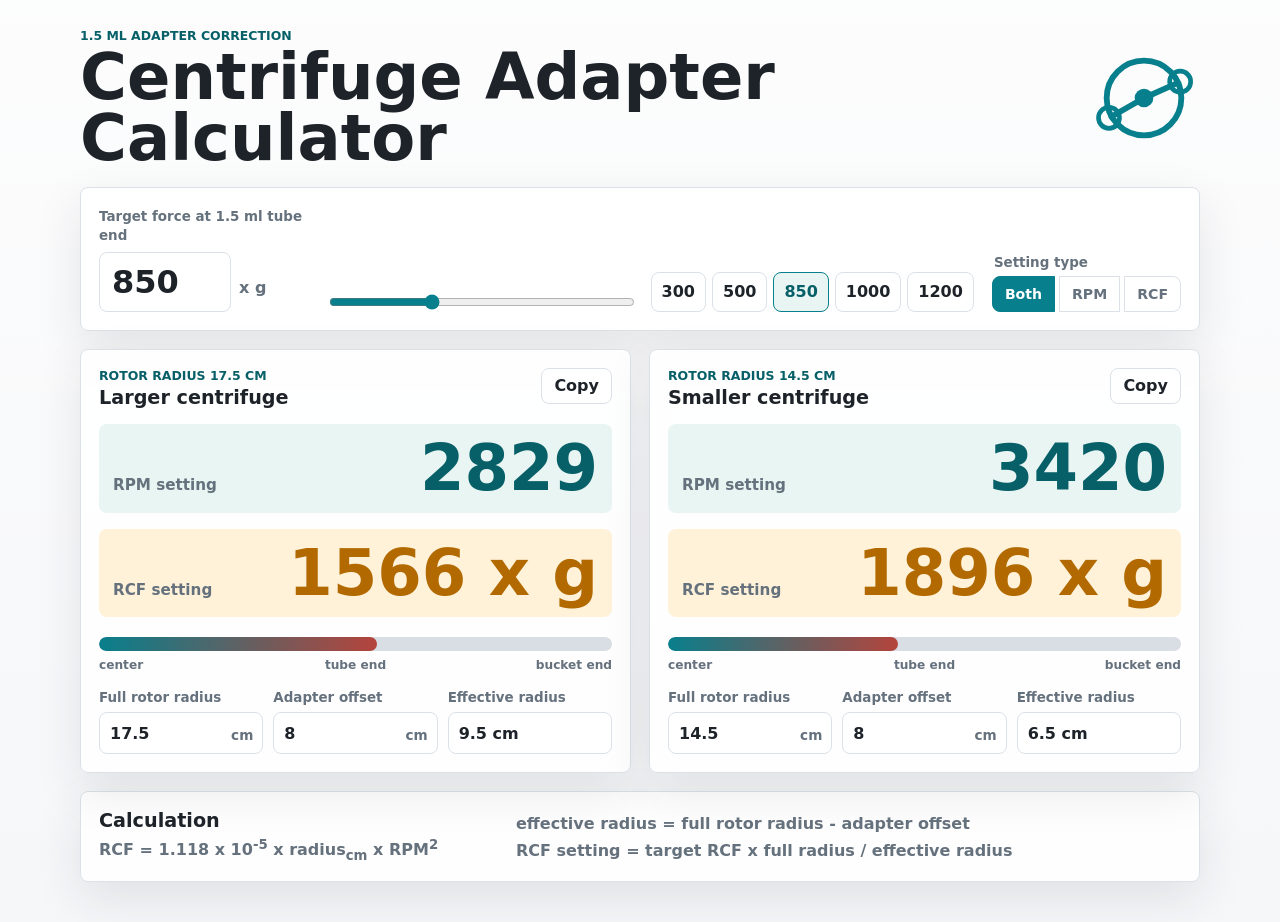
<file: index.html>
<!doctype html>
<html lang="en">
  <head>
    <meta charset="utf-8" />
    <meta name="viewport" content="width=device-width, initial-scale=1" />
    <meta name="theme-color" content="#f6f7f9" />
    <meta name="apple-mobile-web-app-capable" content="yes" />
    <meta name="apple-mobile-web-app-title" content="Centrifuge Calc" />
    <meta name="apple-mobile-web-app-status-bar-style" content="default" />
    <meta http-equiv="refresh" content="0; url=centrifuge-calculator/" />
    <title>Biotools</title>
    <link rel="canonical" href="centrifuge-calculator/" />
    <link rel="manifest" href="centrifuge-calculator/manifest.webmanifest" />
    <link rel="apple-touch-icon" href="centrifuge-calculator/apple-touch-icon.png" />
    <style>
      body {
        margin: 0;
        min-height: 100vh;
        display: grid;
        place-items: center;
        font-family: -apple-system, BlinkMacSystemFont, "Segoe UI", sans-serif;
        color: #1d2329;
        background: #f6f7f9;
      }

      a {
        color: #087f8c;
        font-weight: 800;
      }
    </style>
  </head>
  <body>
    <a href="centrifuge-calculator/">Open centrifuge calculator</a>
  </body>
</html>
</file>
<file: centrifuge-calculator/styles.css>
:root {
  color-scheme: light;
  --bg: #f6f7f9;
  --panel: #ffffff;
  --ink: #1d2329;
  --muted: #65717d;
  --line: #dbe1e7;
  --teal: #087f8c;
  --teal-dark: #075f68;
  --amber: #b26a00;
  --red: #b4443c;
  --green-soft: #e8f5f2;
  --amber-soft: #fff2d9;
  --shadow: 0 18px 48px rgba(35, 44, 53, 0.1);
  font-family:
    Inter, ui-sans-serif, system-ui, -apple-system, BlinkMacSystemFont, "Segoe UI",
    sans-serif;
}

* {
  box-sizing: border-box;
}

body {
  margin: 0;
  min-height: 100vh;
  background:
    linear-gradient(180deg, rgba(255, 255, 255, 0.7), rgba(246, 247, 249, 0)),
    var(--bg);
  color: var(--ink);
}

button,
input {
  font: inherit;
}

.app {
  width: min(1120px, calc(100% - 32px));
  margin: 0 auto;
  padding: 28px 0 40px;
}

.topbar {
  display: flex;
  align-items: center;
  justify-content: space-between;
  gap: 20px;
  margin-bottom: 18px;
}

.eyebrow {
  margin: 0 0 4px;
  color: var(--teal-dark);
  font-size: 0.78rem;
  font-weight: 800;
  letter-spacing: 0;
  text-transform: uppercase;
}

h1,
h2,
p {
  margin-top: 0;
}

h1 {
  margin-bottom: 0;
  font-size: clamp(2rem, 5vw, 4.7rem);
  line-height: 0.95;
  letter-spacing: 0;
}

h2 {
  margin-bottom: 0;
  font-size: 1.2rem;
  line-height: 1.1;
}

.rotor-mark {
  flex: 0 0 auto;
  width: clamp(70px, 12vw, 112px);
  color: var(--teal);
}

.control-panel,
.centrifuge-card,
.math-panel {
  border: 1px solid var(--line);
  border-radius: 8px;
  background: rgba(255, 255, 255, 0.92);
  box-shadow: var(--shadow);
}

.control-panel {
  display: grid;
  grid-template-columns: minmax(210px, 0.9fr) minmax(260px, 1.6fr) auto auto;
  align-items: end;
  gap: 18px;
  padding: 18px;
  margin-bottom: 18px;
}

.target-readout label,
.mode-toggle legend,
.config-grid span {
  color: var(--muted);
  font-size: 0.84rem;
  font-weight: 700;
}

.target-entry {
  display: flex;
  align-items: baseline;
  gap: 8px;
  margin-top: 8px;
}

.target-input {
  width: 132px;
  border: 1px solid var(--line);
  border-radius: 8px;
  padding: 10px 12px;
  background: #fff;
  color: var(--ink);
  font-size: 2rem;
  font-weight: 850;
  line-height: 1;
}

.target-entry span {
  color: var(--muted);
  font-weight: 800;
}

.force-slider {
  width: 100%;
  min-width: 0;
  accent-color: var(--teal);
}

.quick-row {
  display: flex;
  gap: 6px;
}

.quick-row button,
.copy-button {
  border: 1px solid var(--line);
  border-radius: 8px;
  background: #fff;
  color: var(--ink);
  cursor: pointer;
  font-weight: 800;
}

.quick-row button {
  min-width: 48px;
  min-height: 40px;
  padding: 7px 10px;
}

.quick-row button.active,
.quick-row button:hover,
.copy-button:hover {
  border-color: var(--teal);
  background: var(--green-soft);
  color: var(--teal-dark);
}

.mode-toggle {
  display: grid;
  grid-template-columns: repeat(3, auto);
  gap: 4px;
  margin: 0;
  padding: 0;
  border: 0;
}

.mode-toggle legend {
  grid-column: 1 / -1;
  margin-bottom: 6px;
}

.mode-toggle label {
  position: relative;
}

.mode-toggle input {
  position: absolute;
  inset: 0;
  opacity: 0;
}

.mode-toggle span {
  display: inline-flex;
  align-items: center;
  justify-content: center;
  min-height: 36px;
  padding: 7px 12px;
  border: 1px solid var(--line);
  background: #fff;
  color: var(--muted);
  font-size: 0.88rem;
  font-weight: 850;
  cursor: pointer;
}

.mode-toggle label:first-of-type span {
  border-radius: 8px 0 0 8px;
}

.mode-toggle label:last-of-type span {
  border-radius: 0 8px 8px 0;
}

.mode-toggle input:checked + span {
  border-color: var(--teal);
  background: var(--teal);
  color: #fff;
}

.centrifuge-grid {
  display: grid;
  grid-template-columns: repeat(2, minmax(0, 1fr));
  gap: 18px;
}

.centrifuge-card {
  display: grid;
  gap: 16px;
  padding: 18px;
}

.card-head {
  display: flex;
  justify-content: space-between;
  align-items: flex-start;
  gap: 14px;
}

.copy-button {
  min-height: 36px;
  padding: 7px 12px;
}

.result-row {
  display: grid;
  grid-template-columns: 1fr auto;
  align-items: baseline;
  gap: 12px;
  border-radius: 8px;
  padding: 14px;
}

.result-row span {
  color: var(--muted);
  font-size: 0.95rem;
  font-weight: 800;
}

.result-row strong {
  font-size: clamp(2.2rem, 8vw, 4rem);
  line-height: 0.95;
  letter-spacing: 0;
  text-align: right;
}

.rpm-result {
  background: var(--green-soft);
  color: var(--teal-dark);
}

.rcf-result {
  background: var(--amber-soft);
  color: var(--amber);
}

.app[data-mode="rpm"] .rcf-result,
.app[data-mode="rcf"] .rpm-result {
  display: none;
}

.radius-visual {
  padding: 4px 0 2px;
}

.radius-track {
  position: relative;
  height: 14px;
  overflow: hidden;
  border-radius: 999px;
  background: #d9dee5;
}

.radius-effective {
  display: block;
  width: 50%;
  height: 100%;
  border-radius: inherit;
  background: linear-gradient(90deg, var(--teal), var(--red));
}

.radius-labels {
  display: grid;
  grid-template-columns: 1fr 1fr 1fr;
  margin-top: 7px;
  color: var(--muted);
  font-size: 0.76rem;
  font-weight: 700;
}

.radius-labels span:nth-child(2) {
  text-align: center;
}

.radius-labels span:last-child {
  text-align: right;
}

.config-grid {
  display: grid;
  grid-template-columns: repeat(3, minmax(0, 1fr));
  gap: 10px;
}

.config-grid label {
  position: relative;
  display: grid;
  gap: 7px;
}

.config-grid input,
.config-grid output {
  min-width: 0;
  min-height: 42px;
  border: 1px solid var(--line);
  border-radius: 8px;
  padding: 10px 36px 10px 10px;
  background: #fff;
  color: var(--ink);
  font-weight: 850;
}

.config-grid output {
  display: flex;
  align-items: center;
  padding-right: 10px;
}

.config-grid em {
  position: absolute;
  right: 10px;
  bottom: 11px;
  color: var(--muted);
  font-size: 0.85rem;
  font-style: normal;
  font-weight: 800;
}

.math-panel {
  display: grid;
  grid-template-columns: 0.75fr 1.25fr;
  gap: 18px;
  margin-top: 18px;
  padding: 18px;
}

.math-panel h2 {
  margin-bottom: 6px;
}

.math-panel p,
.formula-grid span {
  color: var(--muted);
  font-weight: 700;
}

.math-panel p {
  margin-bottom: 0;
}

.formula-grid {
  display: grid;
  gap: 8px;
  align-content: center;
}

.toast {
  position: fixed;
  left: 50%;
  bottom: 18px;
  transform: translate(-50%, 16px);
  max-width: calc(100% - 32px);
  border-radius: 8px;
  padding: 10px 14px;
  background: var(--ink);
  color: #fff;
  font-weight: 800;
  opacity: 0;
  pointer-events: none;
  transition: opacity 160ms ease, transform 160ms ease;
}

.toast.visible {
  opacity: 1;
  transform: translate(-50%, 0);
}

@media (max-width: 920px) {
  .control-panel {
    grid-template-columns: 1fr;
    align-items: stretch;
  }

  .quick-row {
    flex-wrap: wrap;
  }
}

@media (max-width: 760px) {
  .app {
    width: min(100% - 22px, 1120px);
    padding-top: 18px;
  }

  .topbar {
    align-items: flex-start;
  }

  .rotor-mark {
    width: 64px;
  }

  .centrifuge-grid,
  .math-panel {
    grid-template-columns: 1fr;
  }

  .config-grid {
    grid-template-columns: 1fr;
  }

  .result-row {
    grid-template-columns: 1fr;
  }

  .result-row strong {
    text-align: left;
  }
}

@media (max-width: 420px) {
  .topbar {
    gap: 10px;
  }

  .target-input {
    width: 118px;
    font-size: 1.7rem;
  }

  .mode-toggle {
    grid-template-columns: repeat(3, 1fr);
  }

  .mode-toggle span {
    padding-inline: 8px;
  }
}
</file>
